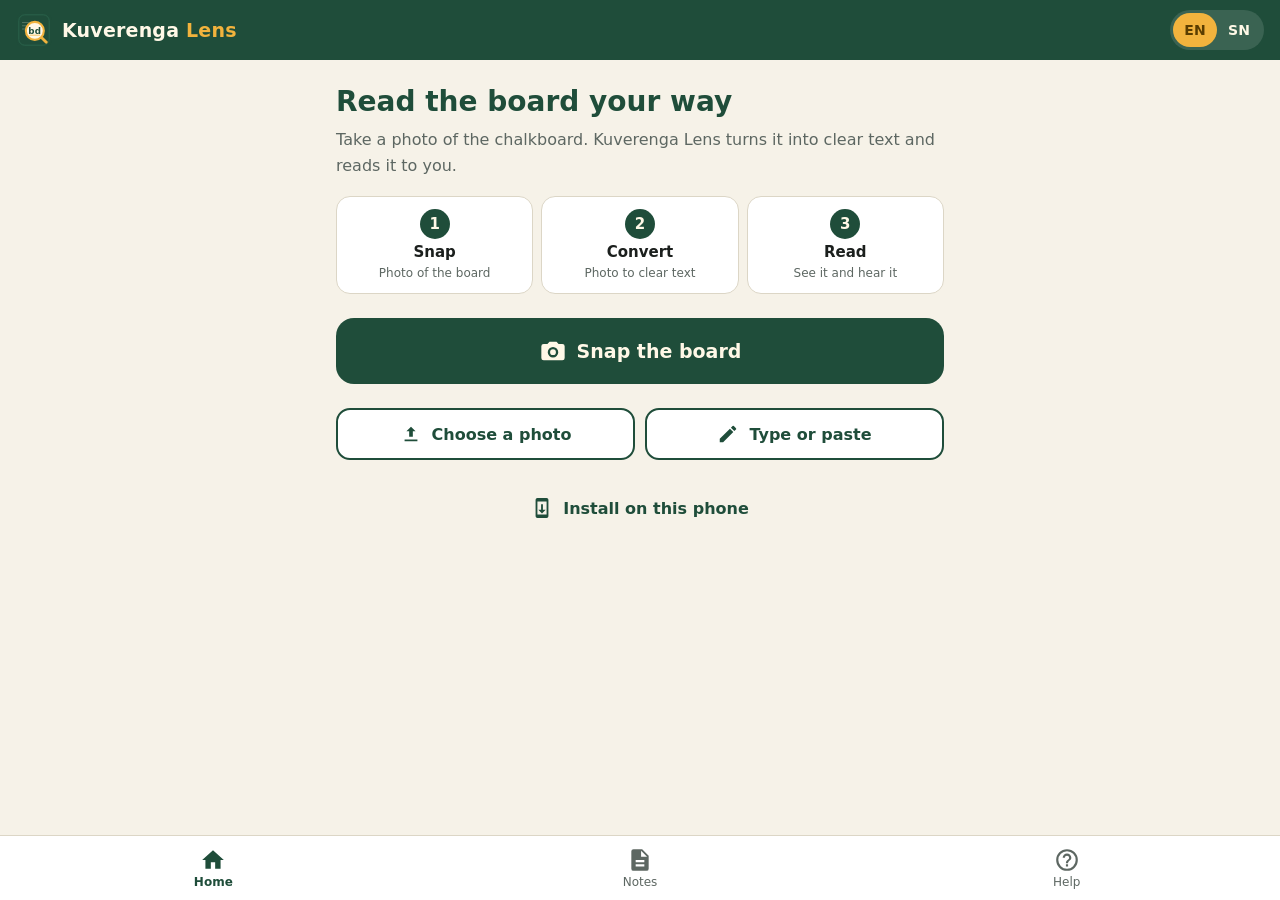
<file: app/index.html>
<!doctype html>
<html lang="en">
<head>
  <meta charset="utf-8">
  <meta name="viewport" content="width=device-width, initial-scale=1, viewport-fit=cover">
  <title>Kuverenga Lens</title>
  <meta name="description" content="Turn the chalkboard into a personal, dyslexia-friendly reader. Snap, convert, read.">
  <meta name="theme-color" content="#1F4D3A">
  <link rel="manifest" href="manifest.webmanifest">
  <link rel="icon" href="icons/logo.svg" type="image/svg+xml">
  <link rel="apple-touch-icon" href="icons/icon-192.png">
  <meta name="apple-mobile-web-app-capable" content="yes">
  <meta name="apple-mobile-web-app-title" content="Kuverenga Lens">
  <link rel="stylesheet" href="css/style.css">
</head>
<body>
  <header class="topbar">
    <img src="icons/logo.svg" alt="" class="topbar-logo" width="36" height="36">
    <div class="topbar-name">Kuverenga <span>Lens</span></div>
    <div class="lang-switch" role="group" aria-label="Language">
      <button type="button" data-lang="en" class="on">EN</button>
      <button type="button" data-lang="sn">SN</button>
    </div>
  </header>

  <main>
    <!-- HOME -->
    <section id="screen-home" class="screen active" aria-labelledby="home-title">
      <div class="warn" id="file-warning" role="alert" hidden>
        <b data-i18n="fileTitle">Open the app from its web link</b>
        <span data-i18n="fileMode">The app was opened as a file, so the phone blocks the reading engine. Open it from its web link (https://…) instead.</span>
      </div>
      <div class="hero">
        <h1 id="home-title" data-i18n="heroTitle">Read the board your way</h1>
        <p data-i18n="heroText">Take a photo of the chalkboard. Kuverenga Lens turns it into clear text and reads it to you.</p>
      </div>

      <ol class="steps" aria-label="How it works">
        <li><span class="step-num">1</span><b data-i18n="snap">Snap</b><small data-i18n="snapHint">Photo of the board</small></li>
        <li><span class="step-num">2</span><b data-i18n="convert">Convert</b><small data-i18n="convertHint">Photo to clear text</small></li>
        <li><span class="step-num">3</span><b data-i18n="read">Read</b><small data-i18n="readHint">See it and hear it</small></li>
      </ol>

      <label class="btn btn-primary btn-xl" for="camera-input">
        <svg viewBox="0 0 24 24" aria-hidden="true"><path d="M9 4 7.2 6H4a2 2 0 0 0-2 2v10a2 2 0 0 0 2 2h16a2 2 0 0 0 2-2V8a2 2 0 0 0-2-2h-3.2L15 4H9zm3 4.5a4.5 4.5 0 1 1 0 9 4.5 4.5 0 0 1 0-9zm0 2a2.5 2.5 0 1 0 0 5 2.5 2.5 0 0 0 0-5z"/></svg>
        <span data-i18n="snapBoard">Snap the board</span>
      </label>
      <input id="camera-input" type="file" accept="image/*" capture="environment" hidden>

      <div class="btn-row">
        <label class="btn btn-secondary" for="upload-input">
          <svg viewBox="0 0 24 24" aria-hidden="true"><path d="M5 20h14v-2H5v2zm7-16-5 5h3v6h4V9h3l-5-5z"/></svg>
          <span data-i18n="upload">Choose a photo</span>
        </label>
        <input id="upload-input" type="file" accept="image/*" hidden>
        <button type="button" class="btn btn-secondary" id="btn-type">
          <svg viewBox="0 0 24 24" aria-hidden="true"><path d="M3 17.3V21h3.7L17.8 9.9l-3.7-3.7L3 17.3zM20.7 7a1 1 0 0 0 0-1.4l-2.3-2.3a1 1 0 0 0-1.4 0l-1.8 1.8 3.7 3.7L20.7 7z"/></svg>
          <span data-i18n="typeText">Type or paste</span>
        </button>
      </div>

      <button type="button" class="btn btn-ghost" id="btn-install" hidden>
        <svg viewBox="0 0 24 24" aria-hidden="true"><path d="M17 1H7a2 2 0 0 0-2 2v18a2 2 0 0 0 2 2h10a2 2 0 0 0 2-2V3a2 2 0 0 0-2-2zm0 18H7V5h10v14zm-5-1 4-4h-3V8h-2v6H8l4 4z"/></svg>
        <span data-i18n="install">Install on this phone</span>
      </button>

      <div class="card" id="recent-card" hidden>
        <h2 data-i18n="recent">Recent notes</h2>
        <ul class="note-list" id="recent-list"></ul>
      </div>
    </section>

    <!-- REVIEW / CLEAN PHOTO -->
    <section id="screen-review" class="screen" aria-labelledby="review-title">
      <h1 id="review-title" class="screen-title" data-i18n="cleanTitle">Clean the photo</h1>
      <div class="preview-wrap">
        <canvas id="preview-canvas" aria-label="Cleaned photo preview"></canvas>
      </div>

      <div class="card controls">
        <div class="control">
          <label class="switch">
            <input type="checkbox" id="opt-board" checked>
            <span class="slider" aria-hidden="true"></span>
            <span data-i18n="boardMode">Chalkboard (light writing on dark board)</span>
          </label>
        </div>
        <div class="control">
          <label for="opt-contrast" data-i18n="contrast">Contrast</label>
          <input type="range" id="opt-contrast" min="0" max="100" value="75">
        </div>
        <div class="control">
          <label class="switch">
            <input type="checkbox" id="opt-bw">
            <span class="slider" aria-hidden="true"></span>
            <span data-i18n="bw">Sharp black &amp; white</span>
          </label>
        </div>
        <div class="control row">
          <button type="button" class="btn btn-small" id="btn-rotate">
            <svg viewBox="0 0 24 24" aria-hidden="true"><path d="M12 5V1L7 6l5 5V7a6 6 0 1 1-6 6H4a8 8 0 1 0 8-8z"/></svg>
            <span data-i18n="rotate">Rotate</span>
          </button>
          <button type="button" class="btn btn-small" id="btn-retake">
            <svg viewBox="0 0 24 24" aria-hidden="true"><path d="M20 11H7.8l5.6-5.6L12 4l-8 8 8 8 1.4-1.4L7.8 13H20v-2z"/></svg>
            <span data-i18n="retake">Retake</span>
          </button>
        </div>
      </div>

      <div class="card controls">
        <div class="control">
          <span class="control-label" data-i18n="engine">Reading engine</span>
          <div class="seg seg-engine" id="seg-engine">
            <button type="button" data-v="fast"><b data-i18n="engFast">Fast</b><small data-i18n="engFastHint">print &amp; neat writing</small></button>
            <button type="button" data-v="hand"><b data-i18n="engHand">Handwriting</b><small data-i18n="engHandHint">better for chalk handwriting</small></button>
          </div>
          <p class="voice-note" id="hand-note" data-i18n="handNote" hidden>Handwriting mode downloads a 75 MB reader once (use Wi-Fi). After that it works offline.</p>
        </div>
      </div>

      <button type="button" class="btn btn-primary btn-xl" id="btn-convert">
        <svg viewBox="0 0 24 24" aria-hidden="true"><path d="M4 5h16v2H4zm0 4h10v2H4zm0 4h16v2H4zm0 4h10v2H4z"/></svg>
        <span data-i18n="convertBtn">Convert to text</span>
      </button>

      <div class="progress" id="ocr-progress" hidden>
        <div class="progress-bar"><div id="ocr-bar"></div></div>
        <p id="ocr-status" aria-live="polite">…</p>
      </div>
    </section>

    <!-- READER -->
    <section id="screen-reader" class="screen" aria-labelledby="reader-title">
      <h1 id="reader-title" class="visually-hidden" data-i18n="read">Read</h1>

      <div class="reader-toolbar" role="toolbar" aria-label="Reading tools">
        <button type="button" class="tool tool-play" id="btn-play" aria-label="Listen">
          <svg viewBox="0 0 24 24" aria-hidden="true" class="ic-play"><path d="M8 5v14l11-7z"/></svg>
          <svg viewBox="0 0 24 24" aria-hidden="true" class="ic-pause"><path d="M6 19h4V5H6v14zm8-14v14h4V5h-4z"/></svg>
          <span data-i18n="listen">Listen</span>
        </button>
        <button type="button" class="tool" id="btn-stop" aria-label="Stop">
          <svg viewBox="0 0 24 24" aria-hidden="true"><path d="M6 6h12v12H6z"/></svg>
        </button>
        <button type="button" class="tool" id="btn-syll" aria-pressed="false">
          <span class="tool-glyph">ma·ni</span>
          <span data-i18n="syllables">Syllables</span>
        </button>
        <button type="button" class="tool" id="btn-display" aria-expanded="false" aria-controls="display-panel">
          <span class="tool-glyph">Aa</span>
          <span data-i18n="display">Display</span>
        </button>
      </div>

      <div class="card display-panel" id="display-panel" hidden>
        <div class="control">
          <span class="control-label" data-i18n="font">Font</span>
          <div class="seg" id="seg-font">
            <button type="button" data-v="dyslexic" class="seg-dys">OpenDyslexic</button>
            <button type="button" data-v="sans">Verdana</button>
          </div>
        </div>
        <div class="control">
          <label for="opt-size" data-i18n="size">Text size</label>
          <input type="range" id="opt-size" min="18" max="40" step="1" value="24">
        </div>
        <div class="control">
          <label for="opt-spacing" data-i18n="spacing">Line spacing</label>
          <input type="range" id="opt-spacing" min="1.4" max="3" step="0.1" value="2">
        </div>
        <div class="control">
          <span class="control-label" data-i18n="background">Background</span>
          <div class="swatches" id="swatches">
            <button type="button" data-v="cream" style="--sw:#FFF6DC" aria-label="Cream"></button>
            <button type="button" data-v="blue" style="--sw:#DCEBFA" aria-label="Light blue"></button>
            <button type="button" data-v="green" style="--sw:#DFF2E1" aria-label="Light green"></button>
            <button type="button" data-v="peach" style="--sw:#FBE3D3" aria-label="Peach"></button>
            <button type="button" data-v="yellow" style="--sw:#FFF3A8" aria-label="Yellow"></button>
            <button type="button" data-v="dark" style="--sw:#20262B" aria-label="Dark"></button>
          </div>
        </div>
        <div class="control">
          <label for="opt-rate" data-i18n="speed">Reading speed</label>
          <input type="range" id="opt-rate" min="0.5" max="1.3" step="0.05" value="0.85">
        </div>
        <div class="control">
          <label class="switch">
            <input type="checkbox" id="opt-focus">
            <span class="slider" aria-hidden="true"></span>
            <span data-i18n="focus">Focus line (dim other sentences)</span>
          </label>
        </div>
        <p class="voice-note" id="voice-note"></p>
      </div>

      <div class="reader-meta">
        <span data-i18n="textLang">Text language:</span>
        <button type="button" class="lang-chip" id="btn-textlang"></button>
      </div>
      <p class="unsure-note" id="unsure-note" data-i18n="unsureNote" hidden>Words with a wavy line may be wrong. Tap Fix text to correct them.</p>
      <article class="reader" id="reader" aria-live="off"></article>
      <p class="tap-hint" data-i18n="tapHint">Tip: tap any word to hear it on its own.</p>

      <div class="btn-row">
        <button type="button" class="btn btn-secondary" id="btn-edit">
          <svg viewBox="0 0 24 24" aria-hidden="true"><path d="M3 17.3V21h3.7L17.8 9.9l-3.7-3.7L3 17.3zM20.7 7a1 1 0 0 0 0-1.4l-2.3-2.3a1 1 0 0 0-1.4 0l-1.8 1.8 3.7 3.7L20.7 7z"/></svg>
          <span data-i18n="fix">Fix text</span>
        </button>
        <button type="button" class="btn btn-primary" id="btn-save">
          <svg viewBox="0 0 24 24" aria-hidden="true"><path d="M17 3H5a2 2 0 0 0-2 2v14a2 2 0 0 0 2 2h14a2 2 0 0 0 2-2V7l-4-4zm-5 16a3 3 0 1 1 0-6 3 3 0 0 1 0 6zm3-10H5V5h10v4z"/></svg>
          <span data-i18n="save">Save note</span>
        </button>
      </div>
    </section>

    <!-- EDIT -->
    <section id="screen-edit" class="screen" aria-labelledby="edit-title">
      <h1 id="edit-title" class="screen-title" data-i18n="fixTitle">Fix or type the text</h1>
      <p class="muted" data-i18n="fixHint">Correct any words the camera read wrongly, then tap Done.</p>
      <textarea id="edit-text" rows="12" spellcheck="true"></textarea>
      <div class="btn-row">
        <button type="button" class="btn btn-secondary" id="btn-edit-cancel" data-i18n="cancel">Cancel</button>
        <button type="button" class="btn btn-primary" id="btn-edit-done" data-i18n="done">Done</button>
      </div>
    </section>

    <!-- NOTES -->
    <section id="screen-notes" class="screen" aria-labelledby="notes-title">
      <h1 id="notes-title" class="screen-title" data-i18n="myNotes">My notes</h1>
      <ul class="note-list" id="notes-list"></ul>
      <p class="empty muted" id="notes-empty" data-i18n="noNotes">No saved notes yet. Snap the board to make your first one.</p>
    </section>

    <!-- HELP -->
    <section id="screen-help" class="screen" aria-labelledby="help-title">
      <h1 id="help-title" class="screen-title" data-i18n="help">Help</h1>
      <div class="card prose">
        <h2 data-i18n="h1">Getting a good photo</h2>
        <ul>
          <li data-i18n="h1a">Stand straight in front of the board, not at an angle.</li>
          <li data-i18n="h1b">Fill the screen with the part you want to read.</li>
          <li data-i18n="h1c">Avoid glare from windows. Hold the phone still.</li>
          <li data-i18n="h1d">Clear, neat printing works best. Joined handwriting may need fixing.</li>
        </ul>
        <h2 data-i18n="h2">Reading tools</h2>
        <ul>
          <li data-i18n="h2a">OpenDyslexic font has heavy letter bottoms so b and d do not flip.</li>
          <li data-i18n="h2b">Syllables splits long words into small parts: ma·ngwa·na·ni.</li>
          <li data-i18n="h2c">Change the background colour until reading feels comfortable.</li>
          <li data-i18n="h2d">Listen reads the text aloud and highlights each sentence.</li>
        </ul>
        <h2 data-i18n="h3">Privacy</h2>
        <p data-i18n="h3a">Everything happens on this phone. Photos and notes are never uploaded.</p>
        <p class="muted small">Kuverenga Lens v1.0 · RISED 301 Innovation Project · University of Zimbabwe</p>
      </div>
    </section>
  </main>

  <nav class="tabbar" aria-label="Main">
    <button type="button" data-go="home" class="on">
      <svg viewBox="0 0 24 24" aria-hidden="true"><path d="M10 20v-6h4v6h5v-8h3L12 3 2 12h3v8z"/></svg>
      <span data-i18n="home">Home</span>
    </button>
    <button type="button" data-go="notes">
      <svg viewBox="0 0 24 24" aria-hidden="true"><path d="M14 2H6a2 2 0 0 0-2 2v16a2 2 0 0 0 2 2h12a2 2 0 0 0 2-2V8l-6-6zm2 16H8v-2h8v2zm0-4H8v-2h8v2zm-3-5V3.5L18.5 9H13z"/></svg>
      <span data-i18n="notes">Notes</span>
    </button>
    <button type="button" data-go="help">
      <svg viewBox="0 0 24 24" aria-hidden="true"><path d="M11 18h2v-2h-2v2zm1-16a10 10 0 1 0 0 20 10 10 0 0 0 0-20zm0 18a8 8 0 1 1 0-16 8 8 0 0 1 0 16zm0-14a4 4 0 0 0-4 4h2a2 2 0 1 1 4 0c0 2-3 1.75-3 5h2c0-2.25 3-2.5 3-5a4 4 0 0 0-4-4z"/></svg>
      <span data-i18n="help">Help</span>
    </button>
  </nav>

  <div class="toast" id="toast" role="status" aria-live="polite"></div>

  <script src="vendor/tesseract/tesseract.min.js"></script>
  <script src="js/syllables.js"></script>
  <script src="js/app.js"></script>
</body>
</html>
</file>
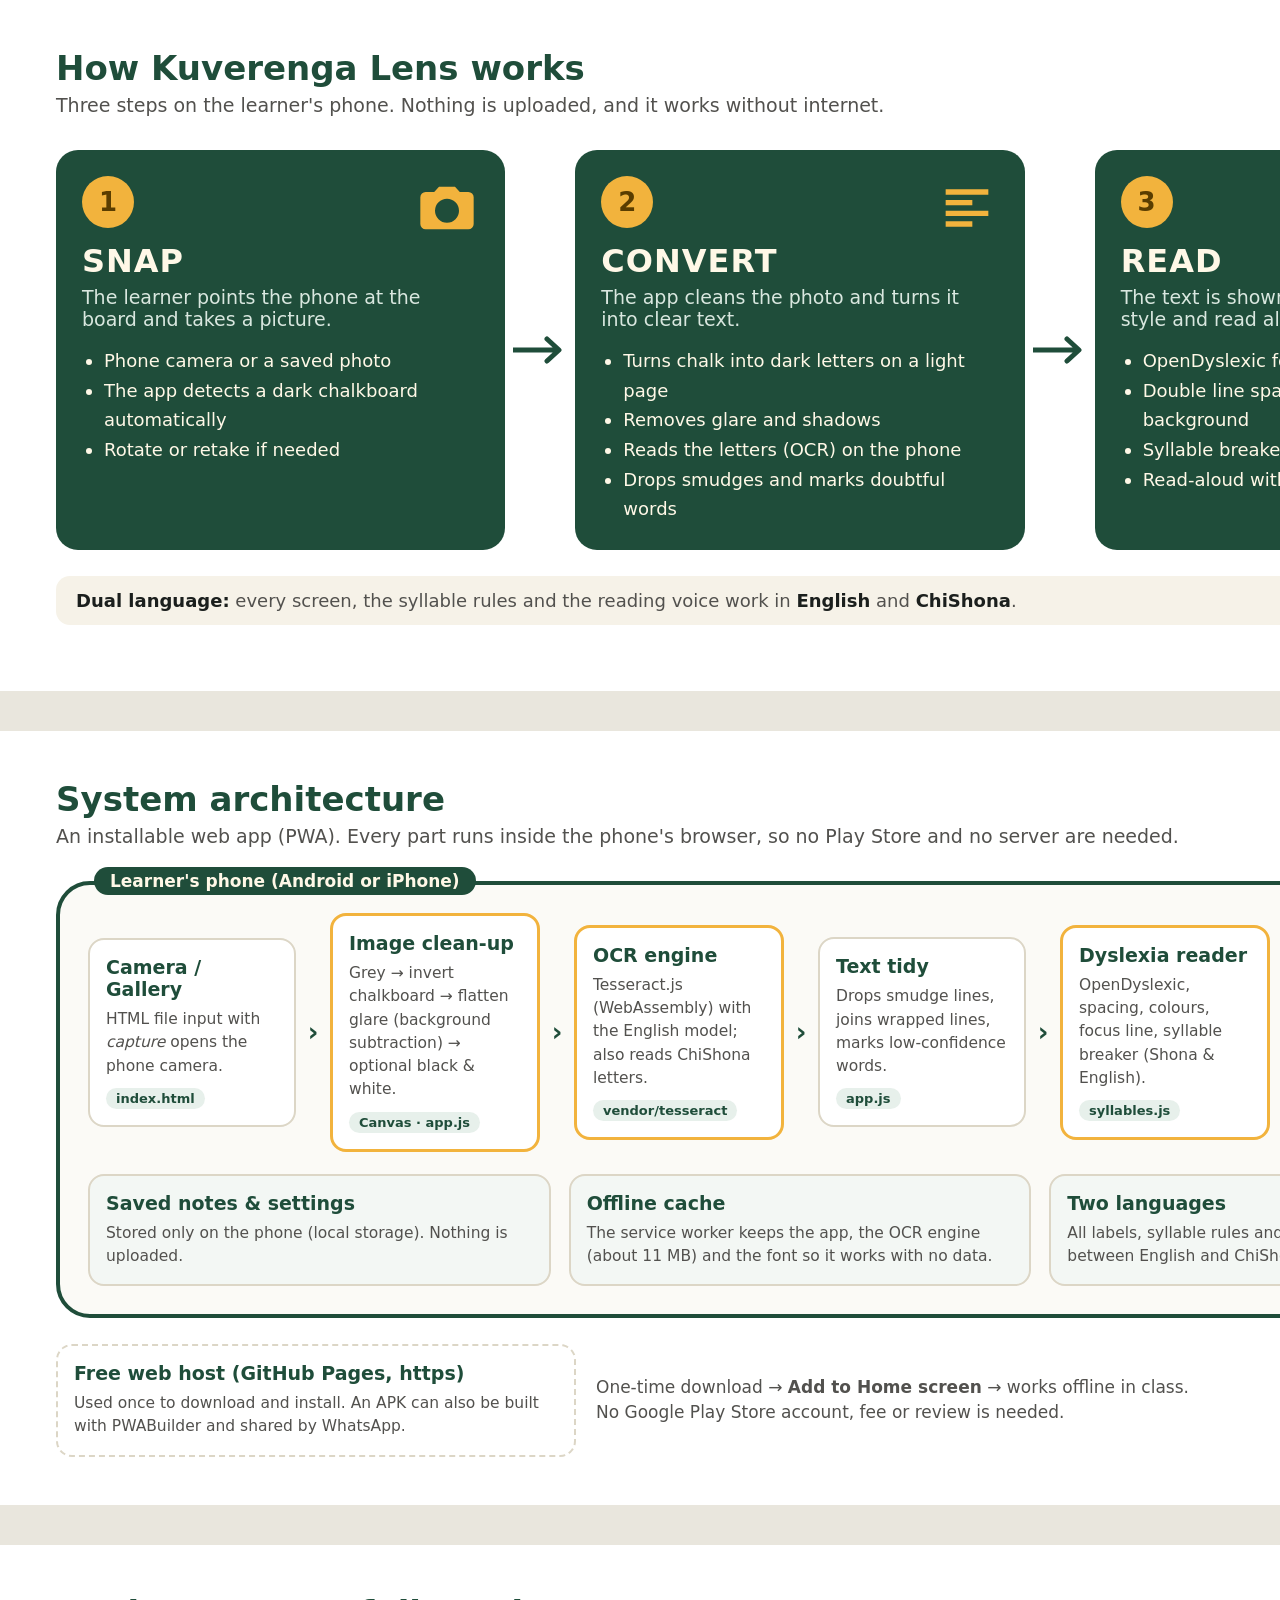
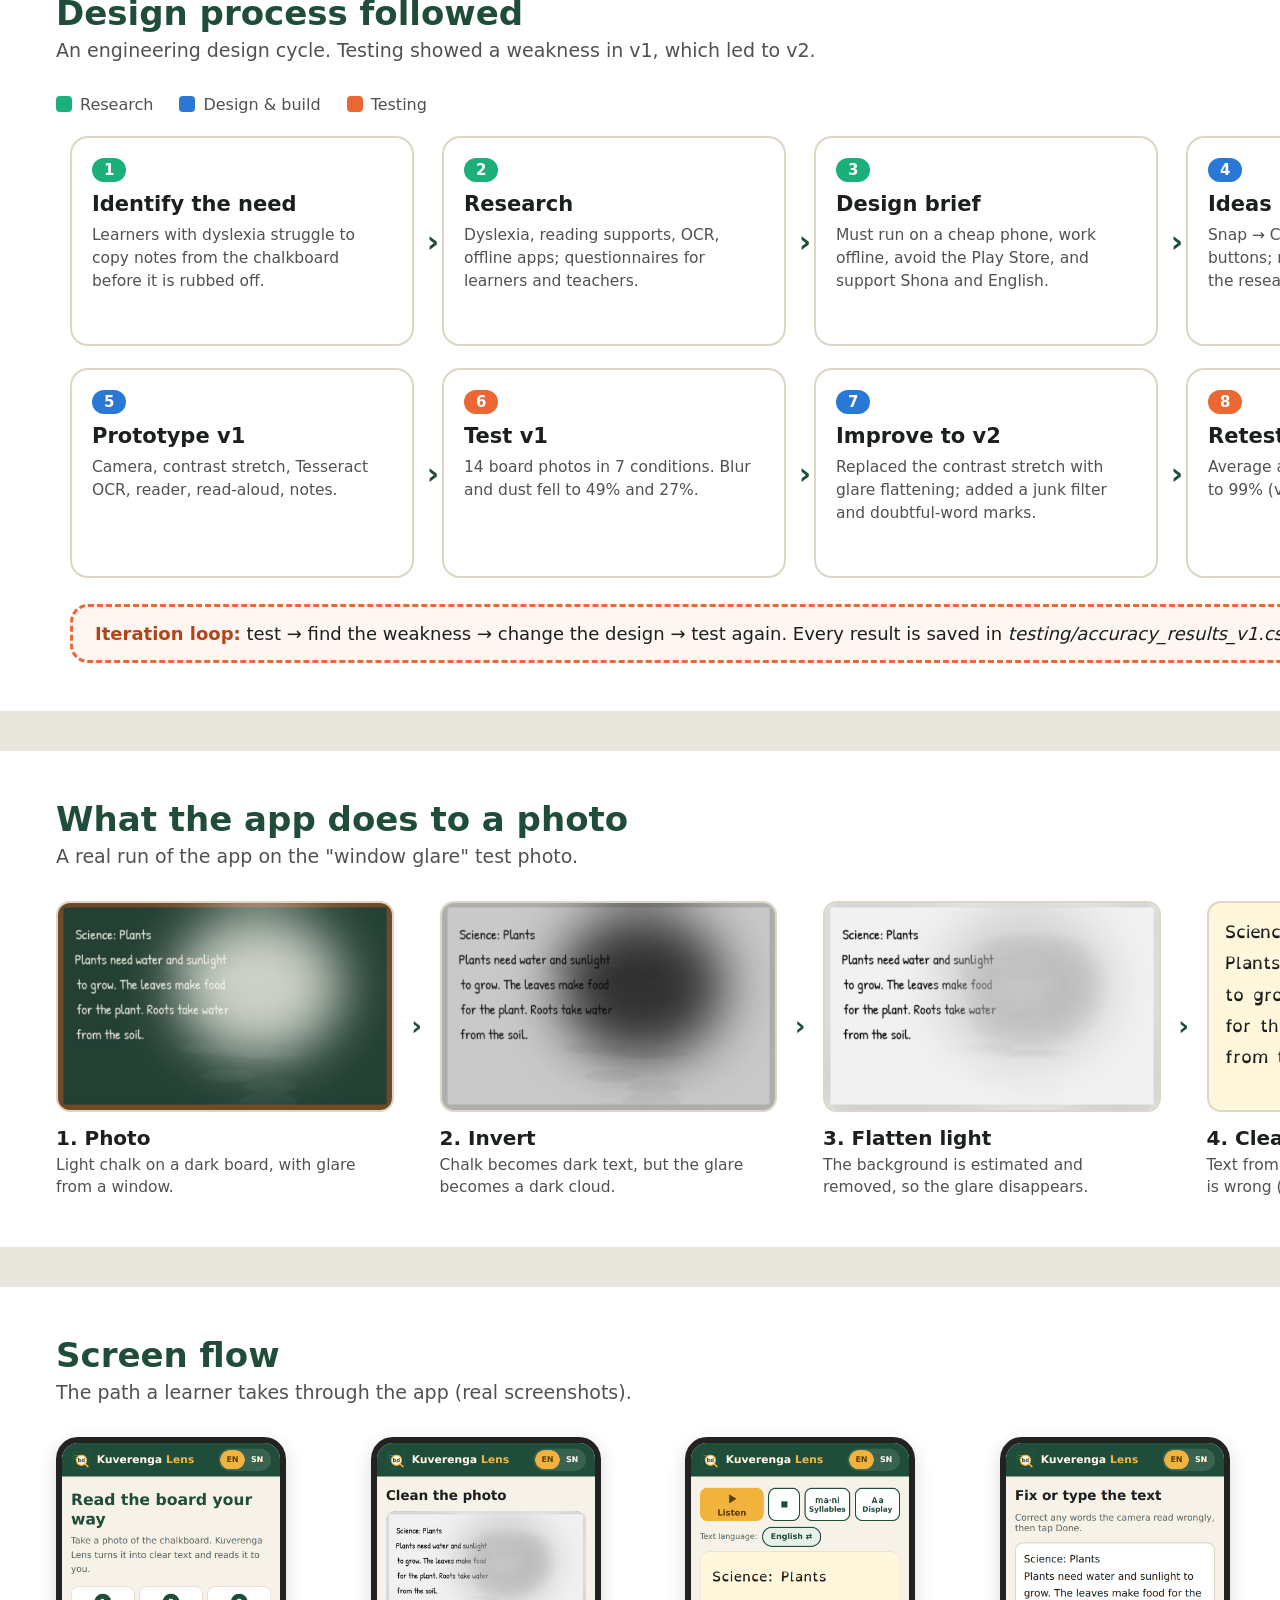
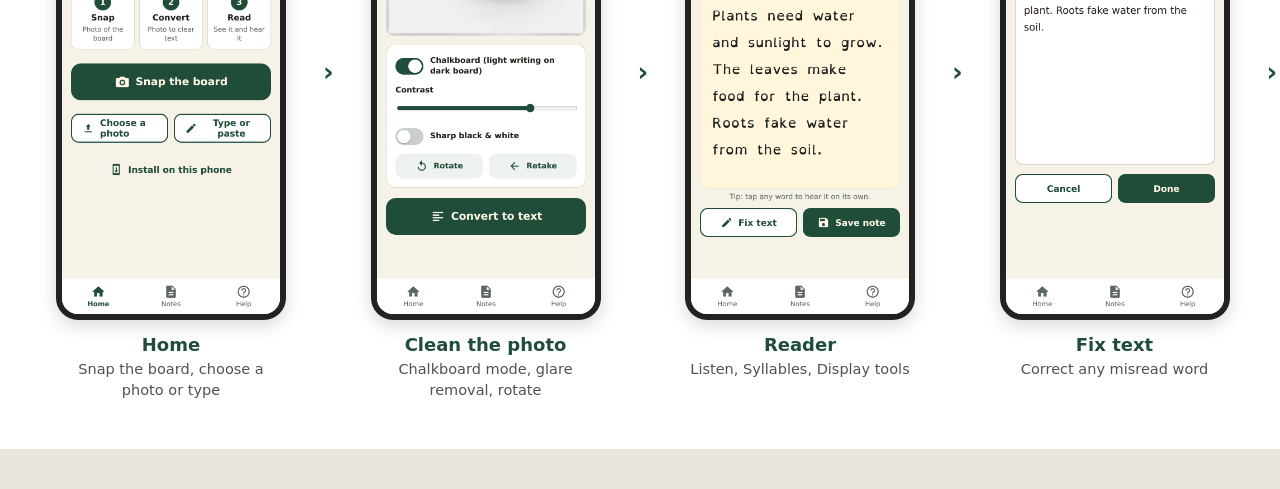
<file: diagrams/diagrams.html>
<!doctype html>
<html lang="en">
<head>
<meta charset="utf-8">
<title>Kuverenga Lens diagrams</title>
<style>
  :root { --board:#1F4D3A; --board2:#2E6B52; --chalk:#FFF8E7; --sun:#F2B33D; --ink:#1B1F1D; --ink2:#52514e; --line:#DCD6C6; --bg:#ffffff; --soft:#F6F2E8; --blue:#2a78d6; --orange:#eb6834; --aqua:#1baf7a; }
  * { box-sizing: border-box; }
  body { margin: 0; background: #e9e6dd; font-family: Verdana, "DejaVu Sans", sans-serif; color: var(--ink); }
  .fig { background: var(--bg); width: 1600px; padding: 48px 56px; margin: 0 0 40px; }
  h2 { margin: 0 0 6px; font-size: 34px; color: var(--board); }
  .sub { margin: 0 0 34px; font-size: 19px; color: var(--ink2); }
  .row { display: flex; align-items: stretch; gap: 0; }
  .arrow { flex: none; width: 70px; display: grid; place-items: center; }
  .arrow svg { width: 54px; height: 30px; }
  .box { flex: 1; border-radius: 22px; padding: 26px 26px; }
  .big { background: var(--board); color: var(--chalk); }
  .big .num { width: 52px; height: 52px; border-radius: 50%; background: var(--sun); color: #5A3D00; display: grid; place-items: center; font-weight: 700; font-size: 26px; margin-bottom: 14px; }
  .big h3 { margin: 0 0 6px; font-size: 32px; letter-spacing: 1px; }
  .big .what { font-size: 19px; color: #d9e7df; margin: 0 0 16px; }
  .big ul { margin: 0; padding-left: 22px; font-size: 18px; line-height: 1.65; }
  .big svg.icon { width: 64px; height: 64px; fill: var(--sun); float: right; }
  .note { margin-top: 26px; font-size: 18px; color: var(--ink2); background: var(--soft); border-radius: 14px; padding: 14px 20px; }
  .note b { color: var(--ink); }

  /* architecture */
  .phone { border: 4px solid var(--board); border-radius: 34px; padding: 28px; position: relative; background: #FBFAF6; }
  .phone-label { position: absolute; top: -18px; left: 34px; background: var(--board); color: var(--chalk); padding: 4px 16px; border-radius: 999px; font-weight: 700; font-size: 17px; }
  .lane { display: flex; align-items: center; }
  .comp { flex: 1; background: #fff; border: 2px solid var(--line); border-radius: 16px; padding: 16px 16px; min-height: 150px; }
  .comp h4 { margin: 0 0 8px; font-size: 19px; color: var(--board); }
  .comp p { margin: 0; font-size: 15.5px; line-height: 1.5; color: var(--ink2); }
  .comp .tag { display: inline-block; margin-top: 10px; font-size: 13px; font-weight: 700; padding: 3px 10px; border-radius: 999px; background: #E7F0EB; color: var(--board); }
  .comp.key { border-color: var(--sun); border-width: 3px; }
  .a2 { flex: none; width: 34px; text-align: center; color: var(--board); font-size: 26px; font-weight: 700; }
  .store { display: flex; gap: 18px; margin-top: 22px; }
  .store .comp { min-height: 0; background: #F3F7F4; }
  .cloud { margin-top: 26px; display: flex; gap: 20px; align-items: center; }
  .cloud .comp { flex: none; width: 520px; min-height: 0; border-style: dashed; }
  .cloud .txt { font-size: 17px; color: var(--ink2); line-height: 1.5; }

  /* design cycle */
  .cycle { display: grid; grid-template-columns: repeat(4, 1fr); gap: 22px 0; position: relative; }
  .stage { margin: 0 14px; border-radius: 18px; padding: 20px; background: #fff; border: 2px solid var(--line); min-height: 210px; position: relative; }
  .stage .n { font-size: 15px; font-weight: 700; color: #fff; background: var(--board); border-radius: 999px; padding: 3px 12px; display: inline-block; margin-bottom: 10px; }
  .stage h4 { margin: 0 0 8px; font-size: 21px; }
  .stage p { margin: 0; font-size: 15.5px; line-height: 1.5; color: var(--ink2); }
  .stage.res .n { background: var(--aqua); }
  .stage.des .n { background: var(--blue); }
  .stage.tst .n { background: var(--orange); }
  .stage .go { position: absolute; right: -27px; top: 50%; transform: translateY(-50%); color: var(--board); font-size: 30px; font-weight: 700; z-index: 2; }
  .loop { margin: 26px 14px 0; border: 3px dashed var(--orange); border-radius: 18px; padding: 16px 22px; font-size: 18px; color: var(--ink); background: #FFF6F1; }
  .loop b { color: #B0451A; }
  .legend { display: flex; gap: 26px; margin: 0 0 22px; font-size: 16px; color: var(--ink2); }
  .legend span::before { content: ""; display: inline-block; width: 16px; height: 16px; border-radius: 4px; margin-right: 8px; vertical-align: -2px; background: var(--c); }

  /* pipeline */
  .pipe { display: flex; align-items: flex-start; }
  .stagei { flex: 1; }
  .stagei img, .stagei .textout { width: 100%; aspect-ratio: 1.6; object-fit: cover; border-radius: 14px; border: 2px solid var(--line); display: block; }
  .stagei .textout { background: #FFF6DC; font-family: "OpenDyslexic", Verdana, sans-serif; font-size: 17px; line-height: 1.85; padding: 14px 16px; overflow: hidden; word-spacing: .12em; }
  .textout .bad { text-decoration: underline wavy #C2410C; }
  .stagei h4 { margin: 14px 0 4px; font-size: 20px; }
  .stagei p { margin: 0; font-size: 15.5px; color: var(--ink2); line-height: 1.45; }
  .pipe .a2 { width: 46px; margin-top: 110px; }

  /* screen flow */
  .flow { display: flex; align-items: flex-start; justify-content: space-between; }
  .scr { width: 230px; text-align: center; }
  .scr img { width: 230px; border-radius: 22px; border: 6px solid #222; display: block; box-shadow: 0 6px 18px rgba(0,0,0,.15); }
  .scr h4 { margin: 14px 0 4px; font-size: 18px; color: var(--board); }
  .scr p { margin: 0; font-size: 14.5px; color: var(--ink2); line-height: 1.45; }
  .flow .a2 { margin-top: 220px; width: 40px; }
</style>
<link rel="preload" href="../app/fonts/OpenDyslexic-Regular.woff" as="font" crossorigin>
<style>@font-face { font-family: "OpenDyslexic"; src: url("../app/fonts/OpenDyslexic-Regular.woff") format("woff"); }</style>
</head>
<body>

<!-- Figure: how it works -->
<section class="fig" id="fig-how">
  <h2>How Kuverenga Lens works</h2>
  <p class="sub">Three steps on the learner's phone. Nothing is uploaded, and it works without internet.</p>
  <div class="row">
    <div class="box big">
      <svg class="icon" viewBox="0 0 24 24"><path d="M9 4 7.2 6H4a2 2 0 0 0-2 2v10a2 2 0 0 0 2 2h16a2 2 0 0 0 2-2V8a2 2 0 0 0-2-2h-3.2L15 4H9zm3 4.5a4.5 4.5 0 1 1 0 9 4.5 4.5 0 0 1 0-9z"/></svg>
      <div class="num">1</div><h3>SNAP</h3>
      <p class="what">The learner points the phone at the board and takes a picture.</p>
      <ul><li>Phone camera or a saved photo</li><li>The app detects a dark chalkboard automatically</li><li>Rotate or retake if needed</li></ul>
    </div>
    <div class="arrow"><svg viewBox="0 0 54 30"><path d="M0 15h44M34 4l12 11-12 11" fill="none" stroke="#1F4D3A" stroke-width="5" stroke-linecap="round" stroke-linejoin="round"/></svg></div>
    <div class="box big">
      <svg class="icon" viewBox="0 0 24 24"><path d="M4 5h16v2H4zm0 4h10v2H4zm0 4h16v2H4zm0 4h10v2H4z"/></svg>
      <div class="num">2</div><h3>CONVERT</h3>
      <p class="what">The app cleans the photo and turns it into clear text.</p>
      <ul><li>Turns chalk into dark letters on a light page</li><li>Removes glare and shadows</li><li>Reads the letters (OCR) on the phone</li><li>Drops smudges and marks doubtful words</li></ul>
    </div>
    <div class="arrow"><svg viewBox="0 0 54 30"><path d="M0 15h44M34 4l12 11-12 11" fill="none" stroke="#1F4D3A" stroke-width="5" stroke-linecap="round" stroke-linejoin="round"/></svg></div>
    <div class="box big">
      <svg class="icon" viewBox="0 0 24 24"><path d="M3 9v6h4l5 5V4L7 9H3zm13.5 3A4.5 4.5 0 0 0 14 8v8a4.5 4.5 0 0 0 2.5-4zM14 3.2v2.1a7 7 0 0 1 0 13.4v2.1a9 9 0 0 0 0-17.6z"/></svg>
      <div class="num">3</div><h3>READ</h3>
      <p class="what">The text is shown in a dyslexia-friendly style and read aloud.</p>
      <ul><li>OpenDyslexic font, so b and d do not flip</li><li>Double line spacing and a coloured background</li><li>Syllable breaker: ma·ngwa·na·ni</li><li>Read-aloud with sentence highlighting</li></ul>
    </div>
  </div>
  <p class="note"><b>Dual language:</b> every screen, the syllable rules and the reading voice work in <b>English</b> and <b>ChiShona</b>.</p>
</section>

<!-- Figure: architecture -->
<section class="fig" id="fig-arch">
  <h2>System architecture</h2>
  <p class="sub">An installable web app (PWA). Every part runs inside the phone's browser, so no Play Store and no server are needed.</p>
  <div class="phone">
    <span class="phone-label">Learner's phone (Android or iPhone)</span>
    <div class="lane">
      <div class="comp"><h4>Camera / Gallery</h4><p>HTML file input with <i>capture</i> opens the phone camera.</p><span class="tag">index.html</span></div>
      <div class="a2">›</div>
      <div class="comp key"><h4>Image clean-up</h4><p>Grey → invert chalkboard → flatten glare (background subtraction) → optional black &amp; white.</p><span class="tag">Canvas · app.js</span></div>
      <div class="a2">›</div>
      <div class="comp key"><h4>OCR engine</h4><p>Tesseract.js (WebAssembly) with the English model; also reads ChiShona letters.</p><span class="tag">vendor/tesseract</span></div>
      <div class="a2">›</div>
      <div class="comp"><h4>Text tidy</h4><p>Drops smudge lines, joins wrapped lines, marks low-confidence words.</p><span class="tag">app.js</span></div>
      <div class="a2">›</div>
      <div class="comp key"><h4>Dyslexia reader</h4><p>OpenDyslexic, spacing, colours, focus line, syllable breaker (Shona &amp; English).</p><span class="tag">syllables.js</span></div>
      <div class="a2">›</div>
      <div class="comp"><h4>Read aloud</h4><p>Phone's text-to-speech voices, sentence highlighting, tap a word to hear it.</p><span class="tag">Web Speech API</span></div>
    </div>
    <div class="store">
      <div class="comp"><h4>Saved notes &amp; settings</h4><p>Stored only on the phone (local storage). Nothing is uploaded.</p></div>
      <div class="comp"><h4>Offline cache</h4><p>The service worker keeps the app, the OCR engine (about 11 MB) and the font so it works with no data.</p></div>
      <div class="comp"><h4>Two languages</h4><p>All labels, syllable rules and voice choice switch between English and ChiShona.</p></div>
    </div>
  </div>
  <div class="cloud">
    <div class="comp"><h4>Free web host (GitHub Pages, https)</h4><p>Used once to download and install. An APK can also be built with PWABuilder and shared by WhatsApp.</p></div>
    <div class="txt">One-time download → <b>Add to Home screen</b> → works offline in class.<br>No Google Play Store account, fee or review is needed.</div>
  </div>
</section>

<!-- Figure: design process -->
<section class="fig" id="fig-process">
  <h2>Design process followed</h2>
  <p class="sub">An engineering design cycle. Testing showed a weakness in v1, which led to v2.</p>
  <div class="legend"><span style="--c:#1baf7a">Research</span><span style="--c:#2a78d6">Design &amp; build</span><span style="--c:#eb6834">Testing</span></div>
  <div class="cycle">
    <div class="stage res"><span class="n">1</span><h4>Identify the need</h4><p>Learners with dyslexia struggle to copy notes from the chalkboard before it is rubbed off.</p><span class="go">›</span></div>
    <div class="stage res"><span class="n">2</span><h4>Research</h4><p>Dyslexia, reading supports, OCR, offline apps; questionnaires for learners and teachers.</p><span class="go">›</span></div>
    <div class="stage res"><span class="n">3</span><h4>Design brief</h4><p>Must run on a cheap phone, work offline, avoid the Play Store, and support Shona and English.</p><span class="go">›</span></div>
    <div class="stage des"><span class="n">4</span><h4>Ideas &amp; sketches</h4><p>Snap → Convert → Read; large buttons; reading tools chosen from the research.</p></div>
    <div class="stage des"><span class="n">5</span><h4>Prototype v1</h4><p>Camera, contrast stretch, Tesseract OCR, reader, read-aloud, notes.</p><span class="go">›</span></div>
    <div class="stage tst"><span class="n">6</span><h4>Test v1</h4><p>14 board photos in 7 conditions. Blur and dust fell to 49% and 27%.</p><span class="go">›</span></div>
    <div class="stage des"><span class="n">7</span><h4>Improve to v2</h4><p>Replaced the contrast stretch with glare flattening; added a junk filter and doubtful-word marks.</p><span class="go">›</span></div>
    <div class="stage tst"><span class="n">8</span><h4>Retest &amp; evaluate</h4><p>Average accuracy rose from 76% (v1) to 99% (v2). Next: trial with learners.</p></div>
  </div>
  <div class="loop"><b>Iteration loop:</b> test → find the weakness → change the design → test again. Every result is saved in <i>testing/accuracy_results_v1.csv</i> and <i>v2.csv</i>.</div>
</section>

<!-- Figure: image pipeline -->
<section class="fig" id="fig-pipeline">
  <h2>What the app does to a photo</h2>
  <p class="sub">A real run of the app on the "window glare" test photo.</p>
  <div class="pipe">
    <div class="stagei"><img src="pipeline/1_photo.jpg" alt=""><h4>1. Photo</h4><p>Light chalk on a dark board, with glare from a window.</p></div>
    <div class="a2">›</div>
    <div class="stagei"><img src="pipeline/2_inverted.png" alt=""><h4>2. Invert</h4><p>Chalk becomes dark text, but the glare becomes a dark cloud.</p></div>
    <div class="a2">›</div>
    <div class="stagei"><img src="pipeline/3_flattened.png" alt=""><h4>3. Flatten light</h4><p>The background is estimated and removed, so the glare disappears.</p></div>
    <div class="a2">›</div>
    <div class="stagei"><div class="textout" id="textout"></div><h4>4. Clear text</h4><p>Text from the OCR in the reader. One word is wrong ("fake"), which the learner can fix.</p></div>
  </div>
</section>

<!-- Figure: screen flow -->
<section class="fig" id="fig-screens">
  <h2>Screen flow</h2>
  <p class="sub">The path a learner takes through the app (real screenshots).</p>
  <div class="flow">
    <div class="scr"><img src="../evidence/screenshots/01_home_english.png" alt=""><h4>Home</h4><p>Snap the board, choose a photo or type</p></div>
    <div class="a2">›</div>
    <div class="scr"><img src="../evidence/screenshots/04_review_cleaned.png" alt=""><h4>Clean the photo</h4><p>Chalkboard mode, glare removal, rotate</p></div>
    <div class="a2">›</div>
    <div class="scr"><img src="../evidence/screenshots/05_reader_opendyslexic.png" alt=""><h4>Reader</h4><p>Listen, Syllables, Display tools</p></div>
    <div class="a2">›</div>
    <div class="scr"><img src="../evidence/screenshots/12_fix_text.png" alt=""><h4>Fix text</h4><p>Correct any misread word</p></div>
    <div class="a2">›</div>
    <div class="scr"><img src="../evidence/screenshots/15_my_notes.png" alt=""><h4>My notes</h4><p>Saved on the phone for revision</p></div>
  </div>
</section>

<script>
  fetch('pipeline/4_text.txt').then(r => r.text()).then(t => {
    const el = document.getElementById('textout');
    t.split('\n').forEach(line => {
      const p = document.createElement('div');
      p.innerHTML = line.replace(/</g, '&lt;').replace(/\bfake\b/, '<span class="bad">fake</span>');
      el.appendChild(p);
    });
  });
</script>
</body>
</html>
</file>
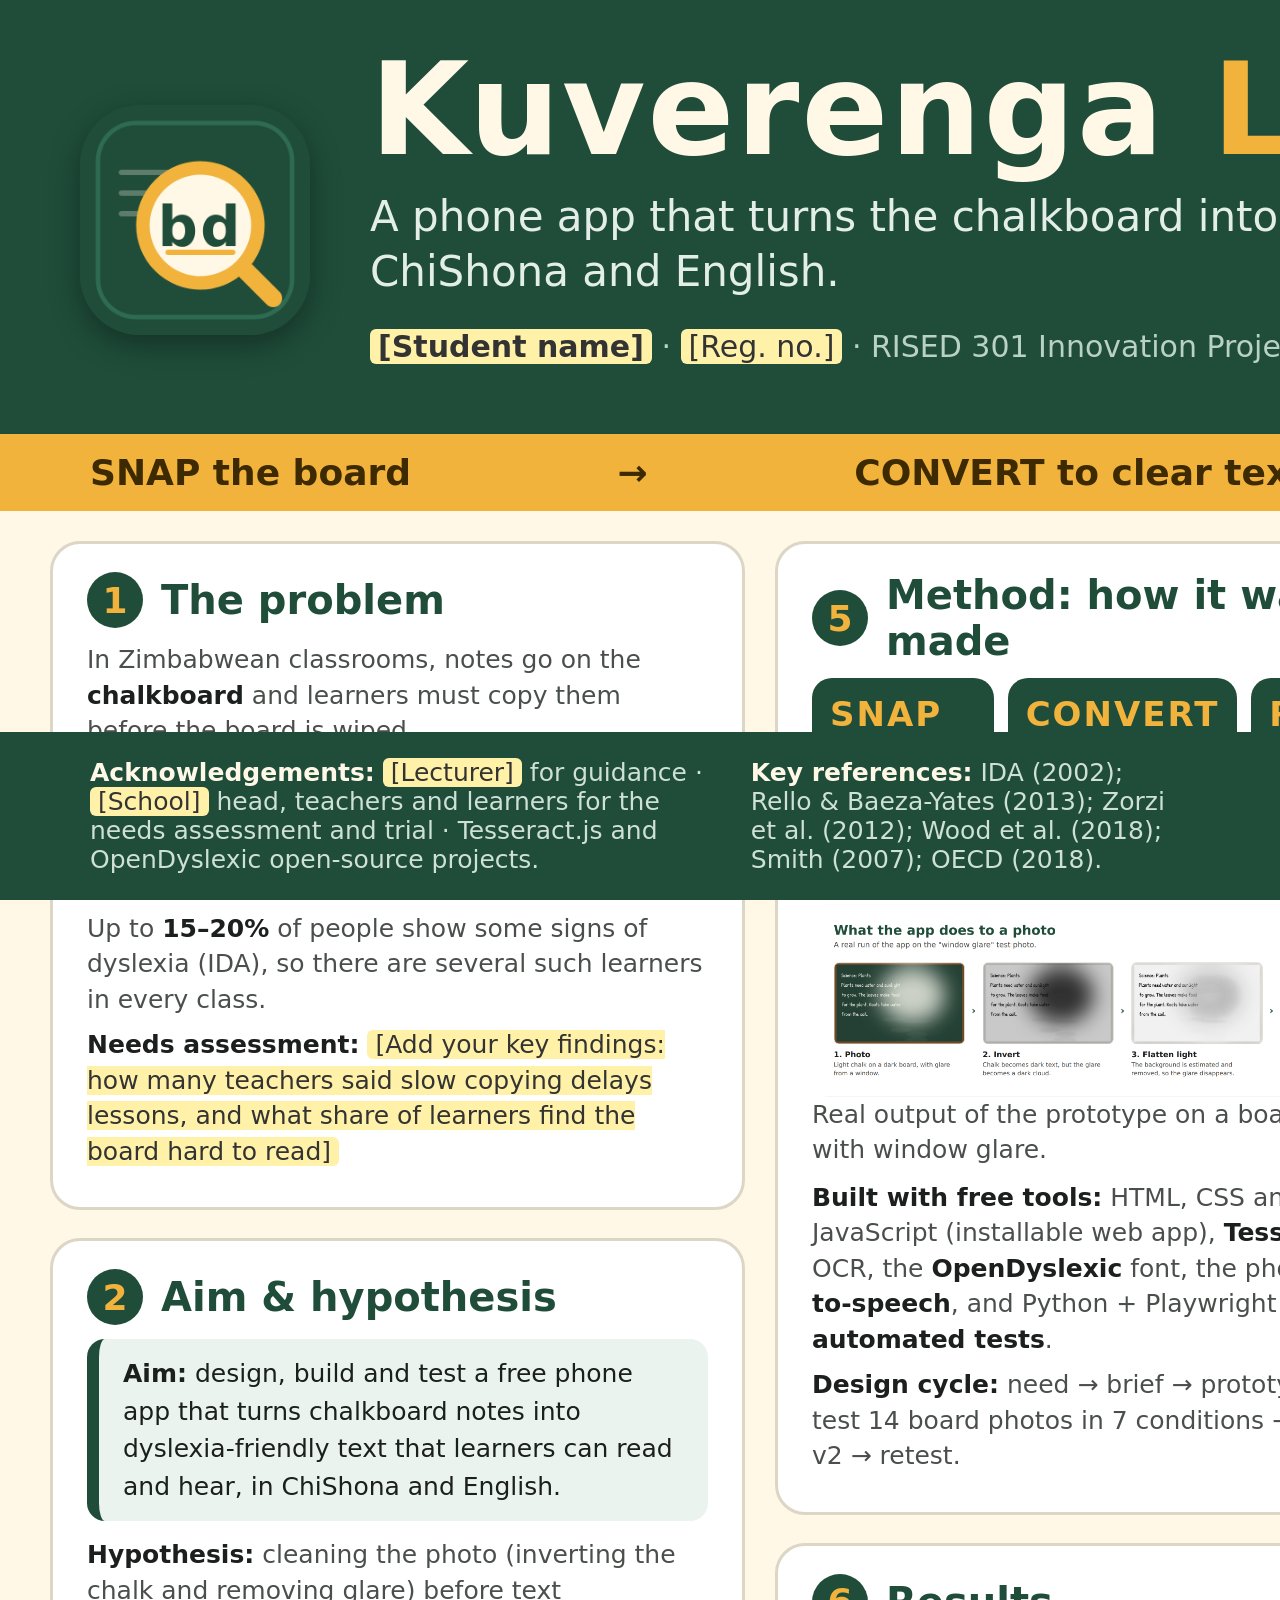
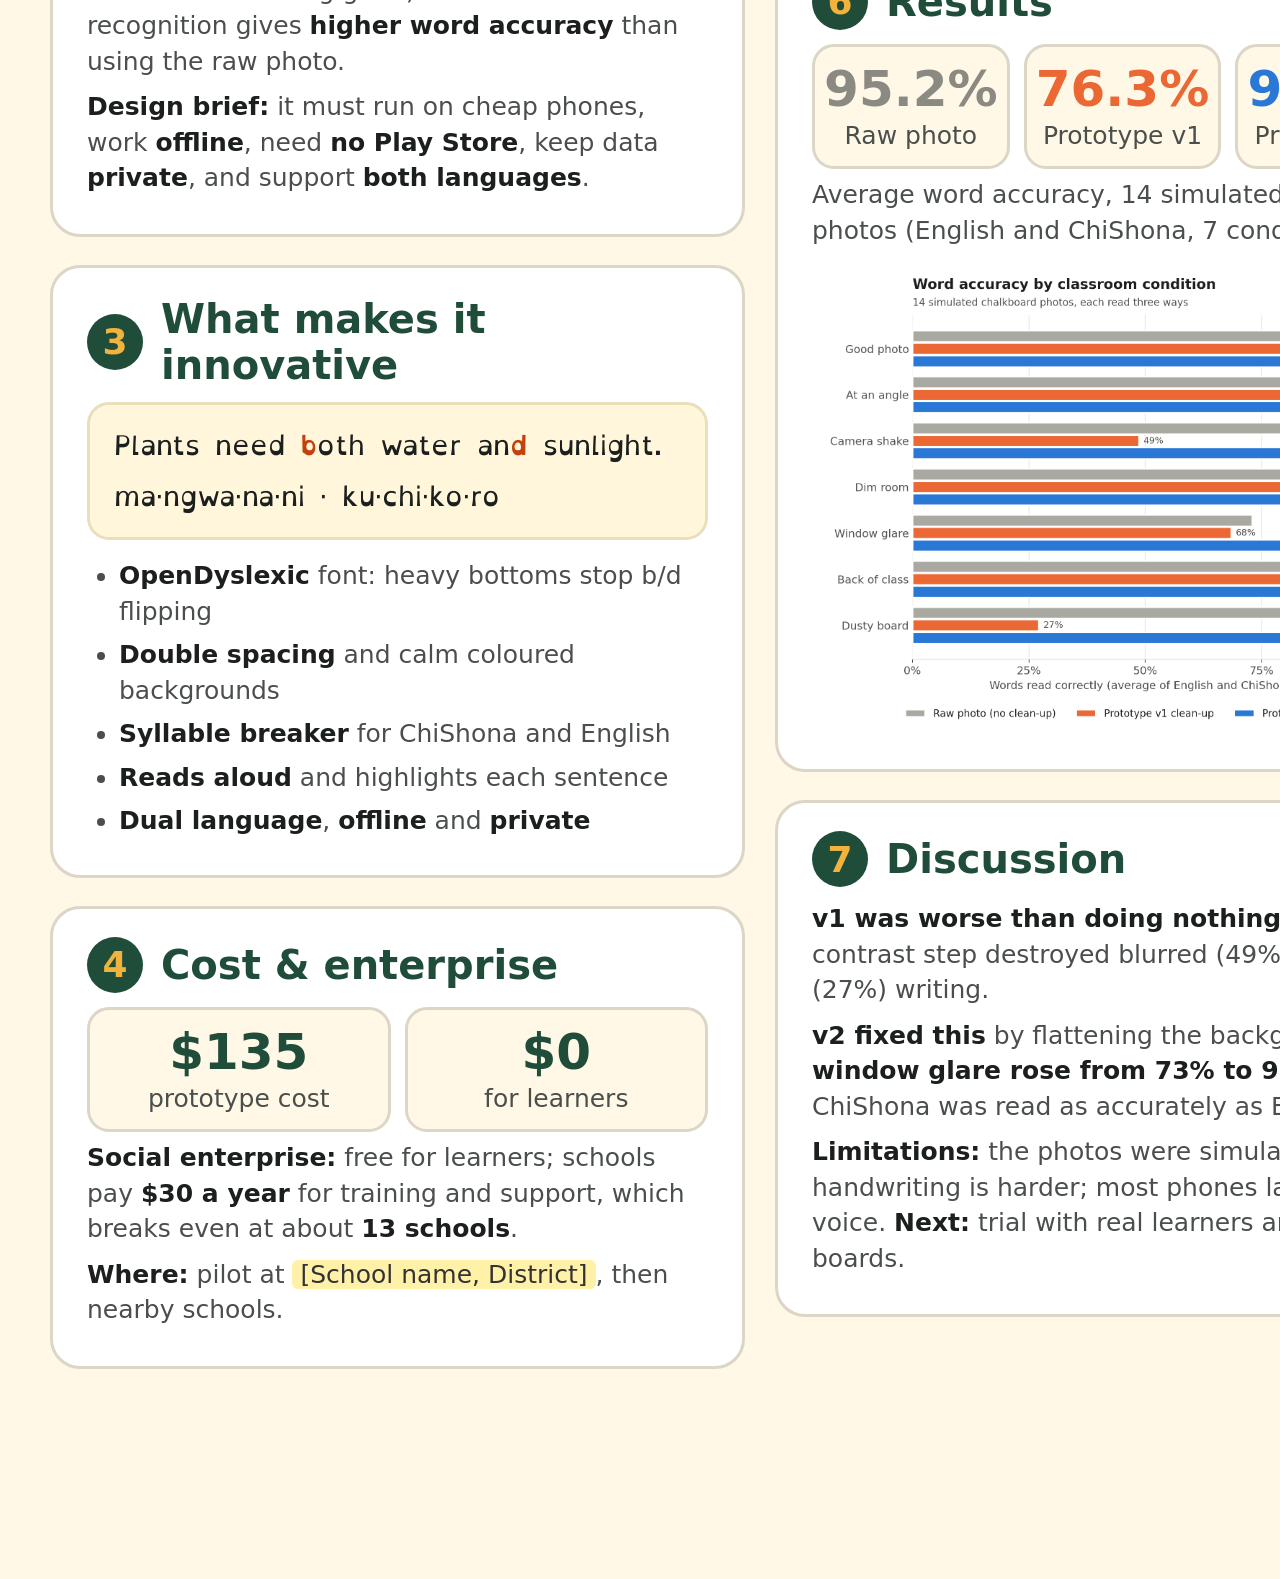
<file: poster/poster.html>
<!doctype html>
<html lang="en">
<head>
<meta charset="utf-8">
<title>Kuverenga Lens poster</title>
<style>
  @font-face { font-family: "OpenDyslexic"; src: url("../app/fonts/OpenDyslexic-Regular.woff") format("woff"); }
  @font-face { font-family: "OpenDyslexic"; font-weight: 700; src: url("../app/fonts/OpenDyslexic-Bold.woff") format("woff"); }
  @page { size: 594mm 841mm; margin: 0; }
  :root { --board:#1F4D3A; --board2:#2E6B52; --chalk:#FFF8E7; --sun:#F2B33D; --ink:#1B1F1D; --ink2:#4a4f4c; --line:#DCD6C6; --blue:#2a78d6; --orange:#eb6834; }
  * { box-sizing: border-box; }
  html, body { margin: 0; }
  body { width: 2245px; height: 3179px; background: var(--chalk); font-family: Verdana, "DejaVu Sans", sans-serif; color: var(--ink); overflow: hidden; }
  header { background: var(--board); color: var(--chalk); padding: 46px 80px 40px; display: flex; align-items: center; gap: 60px; position: relative; }
  header img { width: 230px; height: 230px; border-radius: 60px; box-shadow: 0 10px 30px rgba(0,0,0,.35); }
  header h1 { font-size: 128px; margin: 0; line-height: 1; letter-spacing: 2px; }
  header h1 span { color: var(--sun); }
  header .tag { font-size: 42px; margin: 16px 0 12px; color: #e2eee7; line-height: 1.3; }
  header .who { font-size: 30px; color: #b9d2c4; }
  header .who b { color: var(--chalk); }
  .ribbon { background: var(--sun); color: #3d2a00; font-size: 36px; font-weight: 700; padding: 18px 90px; display: flex; justify-content: space-between; }
  main { padding: 30px 50px 0; display: flex; gap: 30px; align-items: flex-start; }
  .col { flex: 1; display: flex; flex-direction: column; gap: 28px; min-width: 0; }
  .card { background: #fff; border-radius: 30px; padding: 28px 34px; border: 3px solid var(--line); }
  .card h2 { margin: 0 0 14px; font-size: 40px; color: var(--board); display: flex; align-items: center; gap: 18px; }
  .card h2 .n { width: 56px; height: 56px; border-radius: 50%; background: var(--board); color: var(--sun); display: grid; place-items: center; font-size: 36px; flex: none; }
  .card p, .card li { font-size: 25px; line-height: 1.42; color: var(--ink2); }
  .card p { margin: 0 0 10px; }
  .card ul { margin: 0; padding-left: 32px; }
  img.chart { width: 100%; max-height: 640px; object-fit: contain; display: block; }
  .card li { margin-bottom: 8px; }
  .card b { color: var(--ink); }
  .span2 { grid-column: span 2; }
  .span3 { grid-column: span 3; }
  .big-stat { display: flex; gap: 14px; margin: 10px 0 8px; }
  .stat { flex: 1; min-width: 0; background: var(--chalk); border-radius: 22px; padding: 16px 8px; text-align: center; border: 3px solid var(--line); }
  .stat .v { font-size: 50px; font-weight: 700; color: var(--board); line-height: 1.05; }
  .stat .v.blue { color: var(--blue); } .stat .v.orange { color: var(--orange); }
  .stat .l { font-size: 25px; color: var(--ink2); margin-top: 6px; }
  img.full { width: 100%; display: block; border-radius: 18px; }
  .steps { display: grid; grid-template-columns: 1fr 1fr 1fr; gap: 14px; }
  .step { background: var(--board); color: var(--chalk); border-radius: 20px; padding: 16px 18px; }
  .step .k { font-size: 34px; font-weight: 700; color: var(--sun); letter-spacing: 2px; }
  .step p { color: #dbe9e1; font-size: 22px; margin: 8px 0 0; line-height: 1.45; }
  .phones { display: flex; gap: 22px; justify-content: space-between; margin-top: 6px; }
  .phones figure { margin: 0; text-align: center; flex: 1; }
  .phones img { width: 100%; height: 400px; object-fit: cover; object-position: top; border-radius: 30px 30px 0 0; border: 8px solid #222; border-bottom: 0; display: block; }
  .phones figcaption { font-size: 22px; color: var(--ink2); margin-top: 12px; }
  .dys { font-family: "OpenDyslexic", sans-serif; background: #FFF6DC; border-radius: 22px; padding: 14px 24px; font-size: 27px; line-height: 1.9; word-spacing: .15em; margin: 10px 0 18px; border: 3px solid #eadfba; }
  .dys .d { color: #C2410C; font-weight: 700; }
  .brief { background: #EAF3EE; border-left: 12px solid var(--board); border-radius: 18px; padding: 16px 24px; font-size: 25px; line-height: 1.5; color: var(--ink); margin-bottom: 16px; }
  .cap { font-size: 23px; color: var(--ink2); margin: 10px 0 0; }
  .imp { display: grid; grid-template-columns: 1fr 1fr; gap: 14px; margin-top: 4px; }
  .imp .wide { grid-column: span 2; }
  .imp div { background: var(--chalk); border-radius: 18px; padding: 14px 16px; border: 3px solid var(--line); }
  .imp h3 { margin: 0 0 6px; font-size: 27px; color: var(--board); }
  .imp p { font-size: 22px; margin: 0; line-height: 1.4; }
  .install { display: flex; gap: 30px; align-items: center; }
  .qr { flex: none; width: 200px; height: 200px; border: 6px dashed var(--board2); border-radius: 22px; display: grid; place-items: center; text-align: center; font-size: 26px; color: var(--board); background: #fff; font-weight: 700; padding: 20px; }
  footer { position: absolute; bottom: 0; left: 0; right: 0; background: var(--board); color: #cfe0d6; font-size: 25px; padding: 26px 90px; display: flex; justify-content: space-between; gap: 40px; }
  footer b { color: var(--chalk); }
  .ph { background: #FFF2A8; color: #333; padding: 0 8px; border-radius: 6px; }
</style>
</head>
<body>
<header>
  <img src="../app/icons/icon-512.png" alt="Kuverenga Lens logo">
  <div>
    <h1>Kuverenga <span>Lens</span></h1>
    <p class="tag">A phone app that turns the chalkboard into a personal, dyslexia-friendly teacher, in ChiShona and English.</p>
    <p class="who"><b><span class="ph">[Student name]</span></b> · <span class="ph">[Reg. no.]</span> · RISED 301 Innovation Project · Faculty of Education, University of Zimbabwe · 2026</p>
  </div>
</header>
<div class="ribbon"><span>SNAP the board</span><span>→</span><span>CONVERT to clear text</span><span>→</span><span>READ it and HEAR it</span></div>

<main>
 <div class="col">
  <section class="card">
    <h2><span class="n">1</span>The problem</h2>
    <p>In Zimbabwean classrooms, notes go on the <b>chalkboard</b> and learners must copy them before the board is wiped.</p>
    <p>For learners with <b>dyslexia</b> this is a daily barrier: letters like <b>b</b> and <b>d</b> swap, they lose their place, and they copy slowly. Glare, chalk dust and distance make it worse.</p>
    <p>Up to <b>15–20%</b> of people show some signs of dyslexia (IDA), so there are several such learners in every class.</p>
    <p><b>Needs assessment:</b> <span class="ph">[Add your key findings: how many teachers said slow copying delays lessons, and what share of learners find the board hard to read]</span></p>
  </section>
  <section class="card">
    <h2><span class="n">2</span>Aim &amp; hypothesis</h2>
    <div class="brief"><b>Aim:</b> design, build and test a free phone app that turns chalkboard notes into dyslexia-friendly text that learners can read and hear, in ChiShona and English.</div>
    <p><b>Hypothesis:</b> cleaning the photo (inverting the chalk and removing glare) before text recognition gives <b>higher word accuracy</b> than using the raw photo.</p>
    <p><b>Design brief:</b> it must run on cheap phones, work <b>offline</b>, need <b>no Play Store</b>, keep data <b>private</b>, and support <b>both languages</b>.</p>
  </section>
  <section class="card">
    <h2><span class="n">3</span>What makes it innovative</h2>
    <div class="dys">Plants need <span class="d">b</span>oth water an<span class="d">d</span> sunlight.<br>ma·ngwa·na·ni · ku·chi·ko·ro</div>
    <ul>
      <li><b>OpenDyslexic</b> font: heavy bottoms stop b/d flipping</li>
      <li><b>Double spacing</b> and calm coloured backgrounds</li>
      <li><b>Syllable breaker</b> for ChiShona and English</li>
      <li><b>Reads aloud</b> and highlights each sentence</li>
      <li><b>Dual language</b>, <b>offline</b> and <b>private</b></li>
    </ul>
  </section>
  <section class="card">
    <h2><span class="n">4</span>Cost &amp; enterprise</h2>
    <div class="big-stat"><div class="stat"><div class="v">$135</div><div class="l">prototype cost</div></div><div class="stat"><div class="v">$0</div><div class="l">for learners</div></div></div>
    <p><b>Social enterprise:</b> free for learners; schools pay <b>$30 a year</b> for training and support, which breaks even at about <b>13 schools</b>.</p>
    <p><b>Where:</b> pilot at <span class="ph">[School name, District]</span>, then nearby schools.</p>
  </section>
 </div>

 <div class="col">
  <section class="card">
    <h2><span class="n">5</span>Method: how it was made</h2>
    <div class="steps">
      <div class="step"><div class="k">SNAP</div><p>Phone camera captures the board.</p></div>
      <div class="step"><div class="k">CONVERT</div><p>Invert chalk, flatten glare, OCR on the phone.</p></div>
      <div class="step"><div class="k">READ</div><p>Dyslexia reader and read-aloud.</p></div>
    </div>
    <img class="full" src="../diagrams/diagram_pipeline.png" alt="" style="margin-top:18px">
    <p class="cap">Real output of the prototype on a board photo with window glare.</p>
    <p style="margin-top:12px"><b>Built with free tools:</b> HTML, CSS and JavaScript (installable web app), <b>Tesseract.js</b> OCR, the <b>OpenDyslexic</b> font, the phone's <b>text-to-speech</b>, and Python + Playwright for <b>automated tests</b>.</p>
    <p><b>Design cycle:</b> need → brief → prototype v1 → test 14 board photos in 7 conditions → improve v2 → retest.</p>
  </section>
  <section class="card">
    <h2><span class="n">6</span>Results</h2>
    <div class="big-stat">
      <div class="stat"><div class="v" style="color:#8a8a83">95.2%</div><div class="l">Raw photo</div></div>
      <div class="stat"><div class="v orange">76.3%</div><div class="l">Prototype v1</div></div>
      <div class="stat"><div class="v blue">98.9%</div><div class="l">Prototype v2</div></div>
    </div>
    <p class="cap" style="margin:0 0 12px">Average word accuracy, 14 simulated board photos (English and ChiShona, 7 conditions)</p>
    <img class="chart" src="../charts/fig_accuracy_by_condition.png" alt="">
  </section>
  <section class="card">
    <h2><span class="n">7</span>Discussion</h2>
    <p><b>v1 was worse than doing nothing:</b> its strong contrast step destroyed blurred (49%) and dusty (27%) writing.</p>
    <p><b>v2 fixed this</b> by flattening the background, and <b>window glare rose from 73% to 98%</b>. ChiShona was read as accurately as English.</p>
    <p><b>Limitations:</b> the photos were simulated; joined handwriting is harder; most phones lack a Shona voice. <b>Next:</b> trial with real learners and real boards.</p>
  </section>
 </div>

 <div class="col">
  <section class="card">
    <h2><span class="n">8</span>The working app</h2>
    <div class="phones">
      <figure><img src="../evidence/screenshots/01_home_english.png" alt=""><figcaption>Snap the board</figcaption></figure>
      <figure><img src="../evidence/screenshots/10_reader_listening.png" alt=""><figcaption>Listen</figcaption></figure>
      <figure><img src="../evidence/screenshots/13_reader_shona_syllables.png" alt=""><figcaption>ChiShona syllables</figcaption></figure>
    </div>
    <div class="phones" style="margin-top:18px">
      <figure><img src="../evidence/screenshots/04_review_cleaned.png" alt=""><figcaption>Clean the photo</figcaption></figure>
      <figure><img src="../evidence/screenshots/07_display_panel.png" alt=""><figcaption>Font, spacing, colour</figcaption></figure>
      <figure><img src="../evidence/screenshots/02_home_shona.png" alt=""><figcaption>App in ChiShona</figcaption></figure>
    </div>
  </section>
  <section class="card">
    <h2><span class="n">9</span>Significance</h2>
    <div class="imp">
      <div><h3>Self</h3><p>Research, design, coding and enterprise skills; a more inclusive teacher.</p></div>
      <div><h3>Learners</h3><p>Read and hear notes at their own pace, in their own language.</p></div>
      <div><h3>Community</h3><p>Free and offline for families with little data.</p></div>
      <div><h3>Zimbabwe</h3><p>Inclusive education and ChiShona in technology.</p></div>
      <div class="wide"><h3>Global village</h3><p>SDG 4: inclusive, quality education for all; works in any chalkboard classroom.</p></div>
    </div>
  </section>
  <section class="card">
    <h2><span class="n">10</span>Conclusion</h2>
    <p>A free, offline, bilingual app can turn chalkboard notes into accessible text. Careful image cleaning matters: v2 reached <b>98.9%</b> word accuracy and solved window glare, which <b>supports the hypothesis</b>.</p>
    <div class="install">
      <div class="qr">[QR code of app link]</div>
      <p style="margin:0"><b>Try it, with no Play Store:</b> scan the code, open the link and tap <b>"Add to Home screen"</b>. The app works offline after the first visit.</p>
    </div>
  </section>
 </div>
</main>

<footer>
  <span><b>Acknowledgements:</b> <span class="ph">[Lecturer]</span> for guidance · <span class="ph">[School]</span> head, teachers and learners for the needs assessment and trial · Tesseract.js and OpenDyslexic open-source projects.</span>
  <span><b>Key references:</b> IDA (2002); Rello &amp; Baeza-Yates (2013); Zorzi et al. (2012); Wood et al. (2018); Smith (2007); OECD (2018).</span>
</footer>
</body>
</html>
</file>
<file: app/css/style.css>
@font-face {
  font-family: "OpenDyslexic";
  src: url("../fonts/OpenDyslexic-Regular.woff") format("woff");
  font-weight: 400;
  font-display: swap;
}
@font-face {
  font-family: "OpenDyslexic";
  src: url("../fonts/OpenDyslexic-Bold.woff") format("woff");
  font-weight: 700;
  font-display: swap;
}

:root {
  --board: #1F4D3A;
  --board-2: #2E6B52;
  --chalk: #FFF8E7;
  --sun: #F2B33D;
  --sun-ink: #5A3D00;
  --ink: #1B1F1D;
  --muted: #5D6762;
  --line: #DCD6C6;
  --bg: #F6F2E8;
  --card: #FFFFFF;
  --radius: 18px;
  --tap: 52px;

  --r-bg: #FFF6DC;
  --r-ink: #1B1B1B;
  --r-size: 24px;
  --r-lh: 2;
  --r-font: "OpenDyslexic", Verdana, sans-serif;
  --hl: #F2B33D;
  --hl-sent: rgba(242, 179, 61, .22);
}

* { box-sizing: border-box; }
html, body { margin: 0; }
body {
  font-family: Verdana, "DejaVu Sans", system-ui, sans-serif;
  color: var(--ink);
  background: var(--bg);
  min-height: 100dvh;
  padding-bottom: calc(76px + env(safe-area-inset-bottom));
  -webkit-tap-highlight-color: transparent;
}
svg { width: 22px; height: 22px; fill: currentColor; flex: none; }
.visually-hidden { position: absolute; width: 1px; height: 1px; overflow: hidden; clip: rect(0 0 0 0); }
.muted { color: var(--muted); }
.small { font-size: 13px; }

/* top bar */
.topbar {
  position: sticky; top: 0; z-index: 10;
  display: flex; align-items: center; gap: 10px;
  padding: calc(10px + env(safe-area-inset-top)) 16px 10px;
  background: var(--board); color: var(--chalk);
}
.topbar-logo { border-radius: 9px; }
.topbar-name { font-weight: 700; font-size: 19px; letter-spacing: .2px; flex: 1; }
.topbar-name span { color: var(--sun); }
.lang-switch { display: flex; background: rgba(255,255,255,.12); border-radius: 999px; padding: 3px; }
.lang-switch button {
  border: 0; background: transparent; color: var(--chalk); font: inherit; font-weight: 700; font-size: 14px;
  min-width: 44px; height: 34px; border-radius: 999px; cursor: pointer;
}
.lang-switch button.on { background: var(--sun); color: var(--sun-ink); }

main { max-width: 640px; margin: 0 auto; padding: 16px; }
.screen { display: none; }
.screen.active { display: block; animation: fade .18s ease-out; }
@keyframes fade { from { opacity: 0; transform: translateY(6px); } to { opacity: 1; transform: none; } }

.screen-title { font-size: 24px; margin: 4px 0 14px; }
.hero h1 { font-size: 28px; line-height: 1.25; margin: 8px 0 8px; color: var(--board); }
.hero p { margin: 0 0 18px; line-height: 1.6; color: var(--muted); }

.warn { display: block; background: #FFF1E6; border: 2px solid #C2410C; color: #6B2A0A; border-radius: 14px; padding: 12px 14px; margin: 4px 0 14px; font-size: 14px; line-height: 1.5; }
.warn[hidden] { display: none; }
.warn b { display: block; font-size: 16px; margin-bottom: 2px; }
.steps { list-style: none; padding: 0; margin: 0 0 20px; display: grid; grid-template-columns: repeat(3, 1fr); gap: 8px; }
.steps li {
  background: var(--card); border: 1px solid var(--line); border-radius: 14px;
  padding: 12px 8px; text-align: center; display: flex; flex-direction: column; gap: 4px; align-items: center;
}
.step-num {
  width: 30px; height: 30px; border-radius: 50%; display: grid; place-items: center;
  background: var(--board); color: var(--chalk); font-weight: 700; font-size: 15px;
}
.steps b { font-size: 15px; }
.steps small { color: var(--muted); font-size: 12px; line-height: 1.35; }

/* buttons */
.btn {
  display: inline-flex; align-items: center; justify-content: center; gap: 10px;
  min-height: var(--tap); padding: 0 18px; border-radius: 14px; border: 2px solid transparent;
  font: inherit; font-weight: 700; font-size: 16px; cursor: pointer; text-decoration: none;
  transition: transform .08s ease, filter .15s ease;
}
.btn:active { transform: scale(.98); }
.btn:focus-visible, .tool:focus-visible, .tabbar button:focus-visible { outline: 3px solid var(--sun); outline-offset: 2px; }
.btn-primary { background: var(--board); color: var(--chalk); }
.btn-secondary { background: var(--card); color: var(--board); border-color: var(--board); }
.btn-ghost { background: transparent; color: var(--board); width: 100%; margin-top: 10px; }
.btn-xl { width: 100%; min-height: 66px; font-size: 19px; border-radius: 18px; margin: 4px 0 12px; }
.btn-xl svg { width: 28px; height: 28px; }
.btn-small { min-height: 44px; font-size: 14px; flex: 1; background: #EEF2EF; color: var(--board); }
.btn-row { display: flex; gap: 10px; margin: 12px 0; }
.btn-row > .btn { flex: 1; }
.btn[disabled] { opacity: .55; cursor: progress; }

.card {
  background: var(--card); border: 1px solid var(--line); border-radius: var(--radius);
  padding: 16px; margin: 14px 0;
}
.card h2 { font-size: 17px; margin: 0 0 10px; }

/* notes */
.note-list { list-style: none; margin: 0; padding: 0; }
.note-list li { border-bottom: 1px solid var(--line); display: flex; align-items: center; gap: 8px; }
.note-list li:last-child { border-bottom: 0; }
.note-open {
  flex: 1; text-align: left; background: none; border: 0; font: inherit; color: inherit;
  padding: 12px 4px; cursor: pointer; min-height: var(--tap);
}
.note-open b { display: block; font-size: 15px; }
.note-open small { color: var(--muted); }
.note-del { background: none; border: 0; color: #A33; min-width: 44px; min-height: 44px; cursor: pointer; border-radius: 10px; }
#screen-notes .note-list { background: var(--card); border: 1px solid var(--line); border-radius: var(--radius); padding: 0 12px; }
#screen-notes .note-list:empty { display: none; }
.empty { text-align: center; padding: 32px 12px; }

/* review */
.preview-wrap {
  background: #111; border-radius: var(--radius); overflow: hidden;
  display: grid; place-items: center; min-height: 180px; max-height: 46vh;
}
#preview-canvas { max-width: 100%; max-height: 46vh; display: block; }
.controls .control, .display-panel .control { margin: 4px 0 16px; }
.controls .control:last-child, .display-panel .control:last-of-type { margin-bottom: 0; }
.control label, .control-label { display: block; font-weight: 700; font-size: 14px; margin-bottom: 6px; }
.control.row { display: flex; gap: 10px; }
input[type=range] { width: 100%; accent-color: var(--board); height: 32px; }

.switch { display: flex !important; align-items: center; gap: 12px; cursor: pointer; font-weight: 600 !important; line-height: 1.35; }
.switch input { position: absolute; opacity: 0; width: 1px; height: 1px; }
.slider { width: 50px; height: 30px; border-radius: 999px; background: #C9CFCB; position: relative; flex: none; transition: background .15s; }
.slider::after { content: ""; position: absolute; top: 3px; left: 3px; width: 24px; height: 24px; border-radius: 50%; background: #fff; transition: transform .15s; box-shadow: 0 1px 2px rgba(0,0,0,.3); }
.switch input:checked + .slider { background: var(--board); }
.switch input:checked + .slider::after { transform: translateX(20px); }
.switch input:focus-visible + .slider { outline: 3px solid var(--sun); outline-offset: 2px; }

.progress { margin: 6px 0 12px; }
.progress-bar { height: 12px; background: #E4E0D4; border-radius: 999px; overflow: hidden; }
#ocr-bar { height: 100%; width: 0; background: var(--sun); transition: width .2s; }
#ocr-status { font-size: 14px; color: var(--muted); margin: 8px 0 0; text-align: center; }

/* reader */
.reader-toolbar {
  position: sticky; top: 62px; z-index: 5;
  display: grid; grid-template-columns: 1.4fr .7fr 1fr 1fr; gap: 8px;
  background: var(--bg); padding: 4px 0 10px;
}
.tool {
  display: flex; flex-direction: column; align-items: center; justify-content: center; gap: 2px;
  min-height: 60px; border-radius: 14px; border: 2px solid var(--board); background: var(--card); color: var(--board);
  font: inherit; font-weight: 700; font-size: 13px; cursor: pointer; padding: 4px;
}
.tool-play { background: var(--sun); border-color: var(--sun); color: var(--sun-ink); font-size: 15px; }
.tool-play svg { width: 28px; height: 28px; }
.tool-play .ic-pause { display: none; }
.tool-play.playing .ic-play { display: none; }
.tool-play.playing .ic-pause { display: block; }
.tool[aria-pressed=true], .tool[aria-expanded=true] { background: var(--board); color: var(--chalk); }
.tool-glyph { font-family: "OpenDyslexic", Verdana, sans-serif; font-size: 16px; line-height: 1.1; }

.seg { display: flex; gap: 8px; }
.seg button {
  flex: 1; min-height: 46px; border-radius: 12px; border: 2px solid var(--line); background: #fff;
  font: inherit; font-size: 15px; cursor: pointer; color: var(--ink);
}
.seg button.on { border-color: var(--board); background: #E7F0EB; font-weight: 700; }
.seg-engine button { display: flex; flex-direction: column; align-items: center; justify-content: center; gap: 2px; min-height: 58px; padding: 6px; }
.seg-engine small { font-size: 11.5px; color: var(--muted); font-weight: 400; }
.seg-dys { font-family: "OpenDyslexic", sans-serif !important; font-size: 14px !important; }
.swatches { display: flex; gap: 10px; flex-wrap: wrap; }
.swatches button {
  width: 44px; height: 44px; border-radius: 50%; background: var(--sw); cursor: pointer;
  border: 2px solid rgba(0,0,0,.18);
}
.swatches button.on { outline: 3px solid var(--board); outline-offset: 2px; }
.voice-note { font-size: 13px; color: var(--muted); margin: 6px 0 0; line-height: 1.5; }

.reader {
  background: var(--r-bg); color: var(--r-ink);
  font-family: var(--r-font); font-size: var(--r-size); line-height: var(--r-lh);
  word-spacing: .16em; letter-spacing: .03em;
  padding: 22px 20px; border-radius: var(--radius); min-height: 40vh;
  border: 1px solid rgba(0,0,0,.08);
  overflow-wrap: break-word;
}
.reader p { margin: 0 0 .9em; }
.reader .w { border-radius: 6px; cursor: pointer; padding: 0 1px; }
.reader .w:active { background: var(--hl-sent); }
.reader .syl-dot { color: #C2410C; font-weight: 700; padding: 0 .04em; }
.reader.dark .syl-dot { color: var(--sun); }
.reader .s.current { background: var(--hl-sent); border-radius: 6px; }
.reader .w.current { background: var(--hl); color: #1B1B1B; }
.reader.focus .s:not(.current) { opacity: .35; }
.reader.focus.idle .s { opacity: 1; }
.reader-meta { display: flex; align-items: center; gap: 8px; font-size: 14px; color: var(--muted); margin: 0 0 8px; }
.lang-chip {
  border: 2px solid var(--board); background: #E7F0EB; color: var(--board); font: inherit; font-weight: 700;
  font-size: 14px; border-radius: 999px; padding: 6px 14px; min-height: 36px; cursor: pointer;
}
.reader .w.unsure { text-decoration: underline wavy #C2410C; text-decoration-thickness: 2px; text-underline-offset: .3em; }
.reader.dark .w.unsure { text-decoration-color: var(--sun); }
.unsure-note { font-size: 14px; background: #FFF1E6; border-left: 4px solid #C2410C; padding: 8px 12px; border-radius: 8px; margin: 0 0 10px; color: #6B2A0A; }
.tap-hint { font-size: 13px; color: var(--muted); text-align: center; margin: 8px 0 0; }

textarea {
  width: 100%; font: 18px/1.7 Verdana, sans-serif; padding: 14px; border-radius: 14px;
  border: 2px solid var(--line); background: #fff; color: var(--ink); resize: vertical;
}
textarea:focus { outline: none; border-color: var(--board); }

.prose ul { padding-left: 20px; margin: 0 0 14px; }
.prose li, .prose p { line-height: 1.6; margin-bottom: 6px; }

/* tab bar */
.tabbar {
  position: fixed; bottom: 0; left: 0; right: 0; z-index: 20;
  display: grid; grid-template-columns: repeat(3, 1fr);
  background: #fff; border-top: 1px solid var(--line);
  padding-bottom: env(safe-area-inset-bottom);
}
.tabbar button {
  display: flex; flex-direction: column; align-items: center; gap: 2px; justify-content: center;
  height: 64px; border: 0; background: none; font: inherit; font-size: 12px; color: var(--muted); cursor: pointer;
}
.tabbar button svg { width: 26px; height: 26px; }
.tabbar button.on { color: var(--board); font-weight: 700; }

.toast {
  position: fixed; left: 50%; bottom: 90px; transform: translate(-50%, 20px);
  background: var(--ink); color: #fff; padding: 12px 18px; border-radius: 12px; font-size: 15px;
  opacity: 0; pointer-events: none; transition: all .2s; max-width: calc(100% - 32px); text-align: center;
}
.toast.show { opacity: 1; transform: translate(-50%, 0); }

@media (min-width: 700px) {
  .reader-toolbar { top: 66px; }
}
@media (prefers-reduced-motion: reduce) {
  * { animation: none !important; transition: none !important; }
}
</file>
